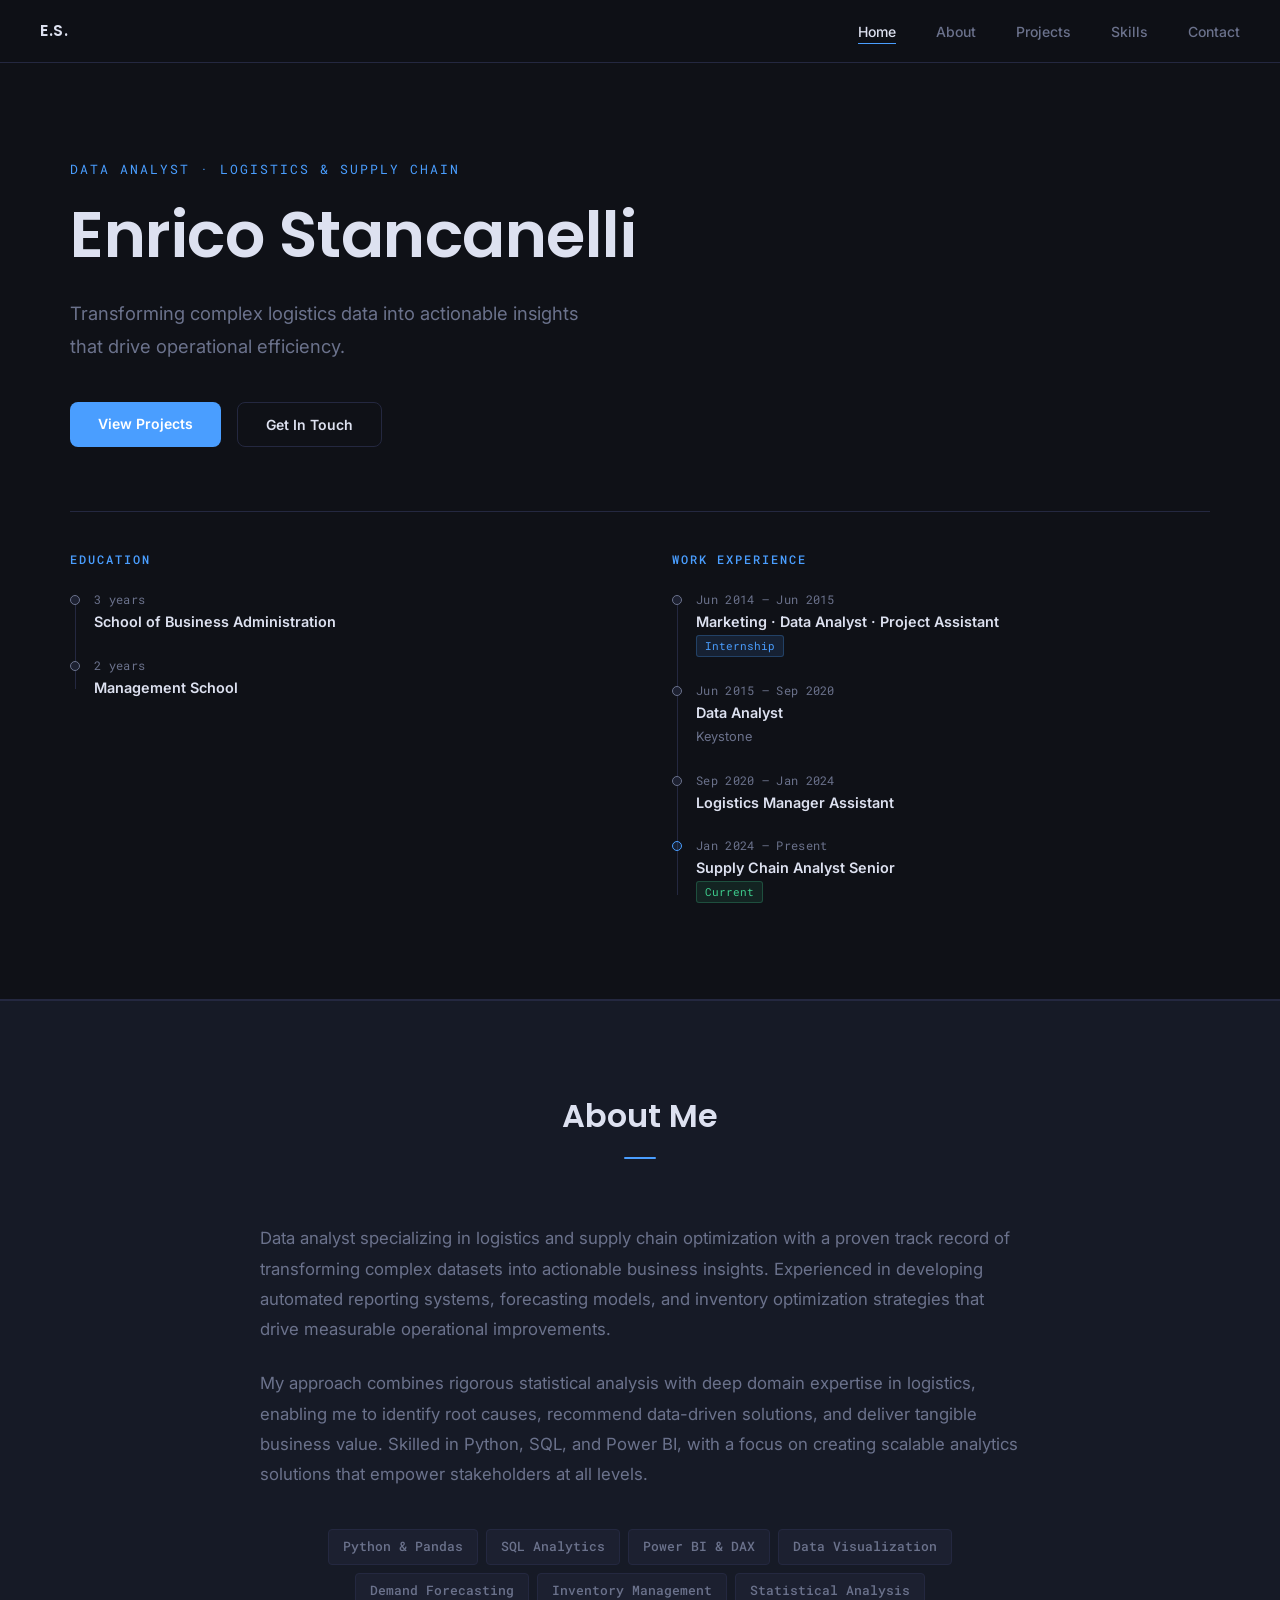
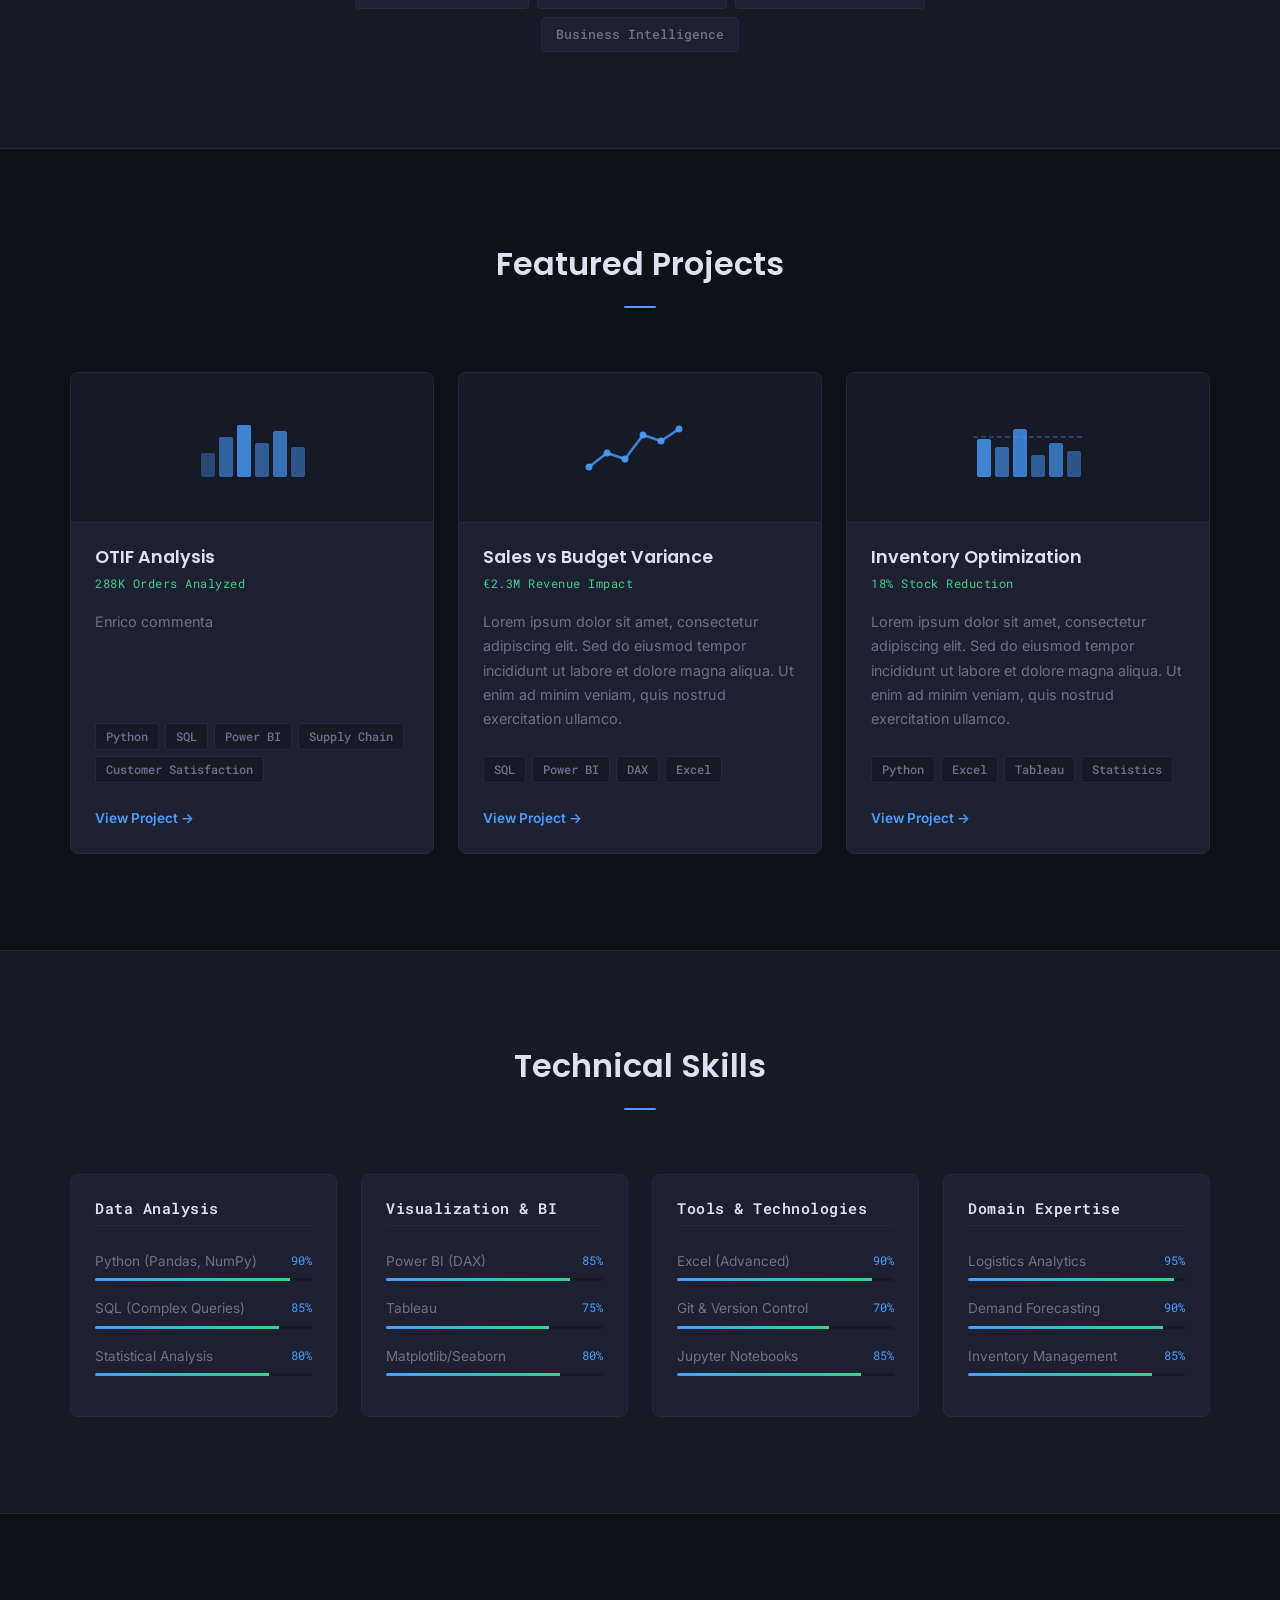
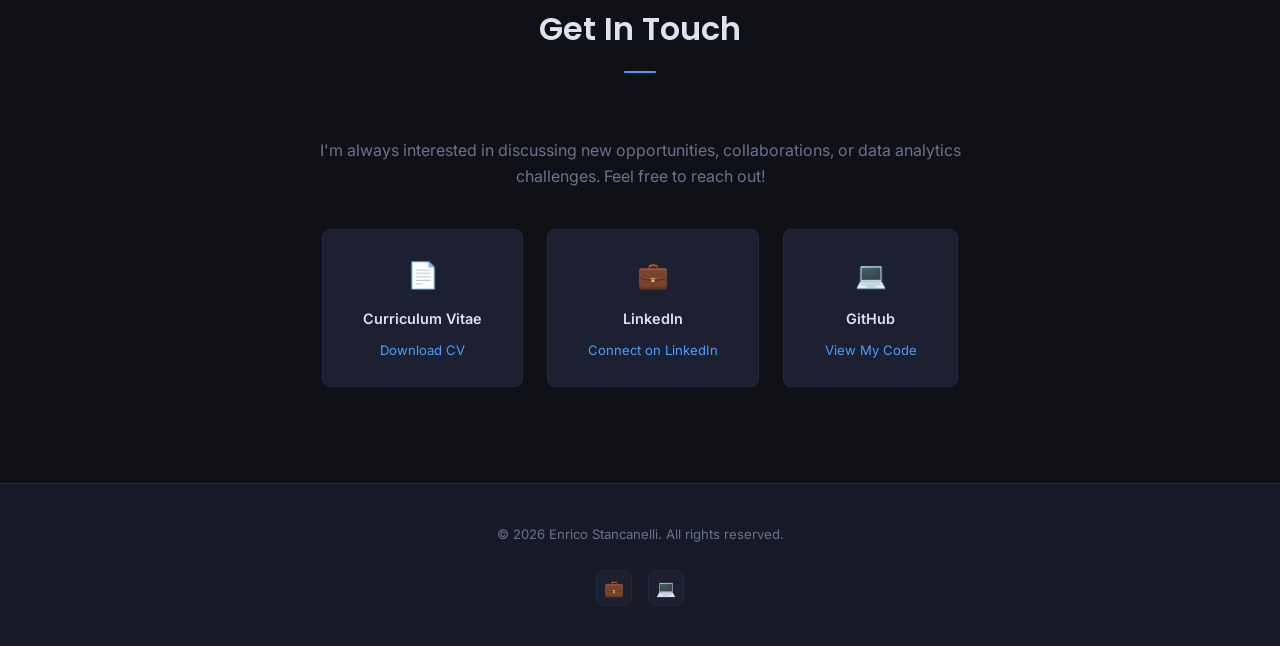
<file: index.html>
<!DOCTYPE html>
<html lang="en">
<head>
  <meta charset="UTF-8">
  <meta name="viewport" content="width=device-width, initial-scale=1.0">
  <meta http-equiv="X-UA-Compatible" content="IE=edge">

  <!-- SEO Meta Tags -->
  <meta name="description" content="Enrico Stancanelli - Data Analyst Portfolio. Logistics and supply chain analytics expert skilled in Python, SQL, Power BI. View my data analytics projects.">
  <meta name="keywords" content="data analytics, logistics, supply chain, Python, Power BI, SQL, data analyst, portfolio, business intelligence">
  <meta name="author" content="Enrico Stancanelli">

  <!-- Open Graph / Social Media -->
  <meta property="og:type" content="website">
  <meta property="og:title" content="Enrico Stancanelli - Data Analytics Portfolio">
  <meta property="og:description" content="Professional data analytics portfolio showcasing logistics and supply chain projects. Expert in Python, SQL, and Power BI.">
  <meta property="og:url" content="https://HenryFoster89.github.io/portfolioGitPages/">

  <title>Enrico Stancanelli - Data Analytics Portfolio | Logistics & Supply Chain</title>

  <!-- Google Fonts -->
  <link rel="preconnect" href="https://fonts.googleapis.com">
  <link rel="preconnect" href="https://fonts.gstatic.com" crossorigin>
  <link href="https://fonts.googleapis.com/css2?family=Poppins:wght@400;500;600;700&family=Inter:wght@400;500;600&family=Roboto+Mono:wght@400;500&display=swap" rel="stylesheet">

  <!-- Stylesheet -->
  <link rel="stylesheet" href="assets/css/style.css">
</head>
<body>

  <!-- NAVIGATION -->
  <nav class="navbar">
    <a href="#" class="nav-brand">E.S.</a>
    <ul class="nav-menu">
      <li><a href="#home" class="nav-link active">Home</a></li>
      <li><a href="#about" class="nav-link">About</a></li>
      <li><a href="#projects" class="nav-link">Projects</a></li>
      <li><a href="#skills" class="nav-link">Skills</a></li>
      <li><a href="#contact" class="nav-link">Contact</a></li>
    </ul>
    <button class="hamburger" aria-label="Toggle menu">
      <span></span>
      <span></span>
      <span></span>
    </button>
  </nav>

  <!-- HERO SECTION -->
  <section id="home" class="hero">
    <div class="hero-content">

      <span class="hero-label">Data Analyst &middot; Logistics &amp; Supply Chain</span>
      <h1>Enrico Stancanelli</h1>
      <p class="hero-tagline">Transforming complex logistics data into actionable insights that drive operational efficiency.</p>

      <div class="hero-buttons">
        <a href="#projects" class="btn btn-primary">View Projects</a>
        <a href="#contact" class="btn btn-secondary">Get In Touch</a>
      </div>

      <div class="hero-timeline">

        <div class="hero-timeline-col">
          <h3 class="hero-timeline-heading">Education</h3>
          <div class="htl">

            <div class="htl-item">
              <div class="htl-dot"></div>
              <div class="htl-body">
                <span class="htl-period">3 years</span>
                <span class="htl-title">School of Business Administration</span>
              </div>
            </div>

            <div class="htl-item">
              <div class="htl-dot"></div>
              <div class="htl-body">
                <span class="htl-period">2 years</span>
                <span class="htl-title">Management School</span>
              </div>
            </div>

          </div>
        </div>

        <div class="hero-timeline-col">
          <h3 class="hero-timeline-heading">Work Experience</h3>
          <div class="htl">

            <div class="htl-item">
              <div class="htl-dot"></div>
              <div class="htl-body">
                <span class="htl-period">Jun 2014 &ndash; Jun 2015</span>
                <span class="htl-title">Marketing &middot; Data Analyst &middot; Project Assistant</span>
                <span class="htl-tag">Internship</span>
              </div>
            </div>

            <div class="htl-item">
              <div class="htl-dot"></div>
              <div class="htl-body">
                <span class="htl-period">Jun 2015 &ndash; Sep 2020</span>
                <span class="htl-title">Data Analyst</span>
                <span class="htl-company">Keystone</span>
              </div>
            </div>

            <div class="htl-item">
              <div class="htl-dot"></div>
              <div class="htl-body">
                <span class="htl-period">Sep 2020 &ndash; Jan 2024</span>
                <span class="htl-title">Logistics Manager Assistant</span>
              </div>
            </div>

            <div class="htl-item">
              <div class="htl-dot htl-dot--active"></div>
              <div class="htl-body">
                <span class="htl-period">Jan 2024 &ndash; Present</span>
                <span class="htl-title">Supply Chain Analyst Senior</span>
                <span class="htl-tag htl-tag--current">Current</span>
              </div>
            </div>

          </div>
        </div>

      </div>

    </div>
  </section>

  <!-- ABOUT SECTION -->
  <section id="about" class="about">
    <div class="container">
      <h2 class="section-title">About Me</h2>
      <div class="about-content">
        <p>
          Data analyst specializing in logistics and supply chain optimization with a proven track record
          of transforming complex datasets into actionable business insights. Experienced in developing
          automated reporting systems, forecasting models, and inventory optimization strategies that
          drive measurable operational improvements.
        </p>
        <p>
          My approach combines rigorous statistical analysis with deep domain expertise in logistics,
          enabling me to identify root causes, recommend data-driven solutions, and deliver tangible
          business value. Skilled in Python, SQL, and Power BI, with a focus on creating scalable
          analytics solutions that empower stakeholders at all levels.
        </p>

        <div class="competencies">
          <span class="competency-badge">Python &amp; Pandas</span>
          <span class="competency-badge">SQL Analytics</span>
          <span class="competency-badge">Power BI &amp; DAX</span>
          <span class="competency-badge">Data Visualization</span>
          <span class="competency-badge">Demand Forecasting</span>
          <span class="competency-badge">Inventory Management</span>
          <span class="competency-badge">Statistical Analysis</span>
          <span class="competency-badge">Business Intelligence</span>
        </div>
      </div>
    </div>
  </section>

  <!-- PROJECTS SECTION -->
  <section id="projects" class="projects">
    <div class="container">
      <h2 class="section-title">Featured Projects</h2>

      <div class="project-grid">

        <!-- Project 1: OTIF Analysis -->
        <article class="project-card fade-in">
          <div class="project-thumbnail">
            <!-- Bar chart placeholder -->
            <svg class="chart-placeholder" viewBox="0 0 110 65" fill="none" xmlns="http://www.w3.org/2000/svg">
              <rect x="4"  y="38" width="14" height="24" rx="2" opacity="0.35"/>
              <rect x="22" y="22" width="14" height="40" rx="2" opacity="0.55"/>
              <rect x="40" y="10" width="14" height="52" rx="2" opacity="0.80"/>
              <rect x="58" y="28" width="14" height="34" rx="2" opacity="0.50"/>
              <rect x="76" y="16" width="14" height="46" rx="2" opacity="0.65"/>
              <rect x="94" y="32" width="14" height="30" rx="2" opacity="0.45"/>
            </svg>
          </div>
          <div class="project-content">
            <h3 class="project-title">OTIF Analysis</h3>
            <span class="project-metrics">288K Orders Analyzed</span>

            <p class="project-description">
              Enrico commenta
            </p>

            <div class="project-tech">
              <span class="tech-badge">Python</span>
              <span class="tech-badge">SQL</span>
              <span class="tech-badge">Power BI</span>
              <span class="tech-badge">Supply Chain</span>
              <span class="tech-badge">Customer Satisfaction</span>
            </div>

            <a href="pages/forecast-accuracy.html" class="project-link">View Project &rarr;</a>
          </div>
        </article>

        <!-- Project 2: Sales vs Budget -->
        <article class="project-card fade-in">
          <div class="project-thumbnail">
            <!-- Line chart placeholder -->
            <svg class="chart-placeholder" viewBox="0 0 110 65" fill="none" xmlns="http://www.w3.org/2000/svg">
              <polyline points="4,52 22,38 40,44 58,20 76,26 94,14" stroke-width="2.5" fill="none" opacity="0.8" stroke-linecap="round" stroke-linejoin="round"/>
              <circle cx="4"  cy="52" r="3.5" opacity="0.9"/>
              <circle cx="22" cy="38" r="3.5" opacity="0.9"/>
              <circle cx="40" cy="44" r="3.5" opacity="0.9"/>
              <circle cx="58" cy="20" r="3.5" opacity="0.9"/>
              <circle cx="76" cy="26" r="3.5" opacity="0.9"/>
              <circle cx="94" cy="14" r="3.5" opacity="0.9"/>
            </svg>
          </div>
          <div class="project-content">
            <h3 class="project-title">Sales vs Budget Variance</h3>
            <span class="project-metrics">&euro;2.3M Revenue Impact</span>

            <p class="project-description">
              Lorem ipsum dolor sit amet, consectetur adipiscing elit. Sed do eiusmod tempor incididunt ut
              labore et dolore magna aliqua. Ut enim ad minim veniam, quis nostrud exercitation ullamco.
            </p>

            <div class="project-tech">
              <span class="tech-badge">SQL</span>
              <span class="tech-badge">Power BI</span>
              <span class="tech-badge">DAX</span>
              <span class="tech-badge">Excel</span>
            </div>

            <a href="pages/sales-vs-budget.html" class="project-link">View Project &rarr;</a>
          </div>
        </article>

        <!-- Project 3: Inventory Analysis -->
        <article class="project-card fade-in">
          <div class="project-thumbnail">
            <!-- Mixed chart placeholder (bars + threshold line) -->
            <svg class="chart-placeholder" viewBox="0 0 110 65" fill="none" xmlns="http://www.w3.org/2000/svg">
              <rect x="4"  y="24" width="14" height="38" rx="2" opacity="0.80"/>
              <rect x="22" y="32" width="14" height="30" rx="2" opacity="0.60"/>
              <rect x="40" y="14" width="14" height="48" rx="2" opacity="0.75"/>
              <rect x="58" y="40" width="14" height="22" rx="2" opacity="0.50"/>
              <rect x="76" y="28" width="14" height="34" rx="2" opacity="0.65"/>
              <rect x="94" y="36" width="14" height="26" rx="2" opacity="0.45"/>
              <line x1="0" y1="22" x2="110" y2="22" stroke-width="1.5" stroke-dasharray="5,3" opacity="0.4"/>
            </svg>
          </div>
          <div class="project-content">
            <h3 class="project-title">Inventory Optimization</h3>
            <span class="project-metrics">18% Stock Reduction</span>

            <p class="project-description">
              Lorem ipsum dolor sit amet, consectetur adipiscing elit. Sed do eiusmod tempor incididunt ut
              labore et dolore magna aliqua. Ut enim ad minim veniam, quis nostrud exercitation ullamco.
            </p>

            <div class="project-tech">
              <span class="tech-badge">Python</span>
              <span class="tech-badge">Excel</span>
              <span class="tech-badge">Tableau</span>
              <span class="tech-badge">Statistics</span>
            </div>

            <a href="pages/inventory-analysis.html" class="project-link">View Project &rarr;</a>
          </div>
        </article>

      </div>
    </div>
  </section>

  <!-- SKILLS SECTION -->
  <section id="skills" class="skills">
    <div class="container">
      <h2 class="section-title">Technical Skills</h2>

      <div class="skills-grid">

        <!-- Data Analysis -->
        <div class="skill-category fade-in">
          <h3>Data Analysis</h3>
          <ul class="skill-list">
            <li class="skill-item">
              <div class="skill-name">
                <span>Python (Pandas, NumPy)</span>
                <span>90%</span>
              </div>
              <div class="skill-bar">
                <div class="skill-progress" data-progress="90"></div>
              </div>
            </li>
            <li class="skill-item">
              <div class="skill-name">
                <span>SQL (Complex Queries)</span>
                <span>85%</span>
              </div>
              <div class="skill-bar">
                <div class="skill-progress" data-progress="85"></div>
              </div>
            </li>
            <li class="skill-item">
              <div class="skill-name">
                <span>Statistical Analysis</span>
                <span>80%</span>
              </div>
              <div class="skill-bar">
                <div class="skill-progress" data-progress="80"></div>
              </div>
            </li>
          </ul>
        </div>

        <!-- Visualization -->
        <div class="skill-category fade-in">
          <h3>Visualization &amp; BI</h3>
          <ul class="skill-list">
            <li class="skill-item">
              <div class="skill-name">
                <span>Power BI (DAX)</span>
                <span>85%</span>
              </div>
              <div class="skill-bar">
                <div class="skill-progress" data-progress="85"></div>
              </div>
            </li>
            <li class="skill-item">
              <div class="skill-name">
                <span>Tableau</span>
                <span>75%</span>
              </div>
              <div class="skill-bar">
                <div class="skill-progress" data-progress="75"></div>
              </div>
            </li>
            <li class="skill-item">
              <div class="skill-name">
                <span>Matplotlib/Seaborn</span>
                <span>80%</span>
              </div>
              <div class="skill-bar">
                <div class="skill-progress" data-progress="80"></div>
              </div>
            </li>
          </ul>
        </div>

        <!-- Tools & Technologies -->
        <div class="skill-category fade-in">
          <h3>Tools &amp; Technologies</h3>
          <ul class="skill-list">
            <li class="skill-item">
              <div class="skill-name">
                <span>Excel (Advanced)</span>
                <span>90%</span>
              </div>
              <div class="skill-bar">
                <div class="skill-progress" data-progress="90"></div>
              </div>
            </li>
            <li class="skill-item">
              <div class="skill-name">
                <span>Git &amp; Version Control</span>
                <span>70%</span>
              </div>
              <div class="skill-bar">
                <div class="skill-progress" data-progress="70"></div>
              </div>
            </li>
            <li class="skill-item">
              <div class="skill-name">
                <span>Jupyter Notebooks</span>
                <span>85%</span>
              </div>
              <div class="skill-bar">
                <div class="skill-progress" data-progress="85"></div>
              </div>
            </li>
          </ul>
        </div>

        <!-- Domain Expertise -->
        <div class="skill-category fade-in">
          <h3>Domain Expertise</h3>
          <ul class="skill-list">
            <li class="skill-item">
              <div class="skill-name">
                <span>Logistics Analytics</span>
                <span>95%</span>
              </div>
              <div class="skill-bar">
                <div class="skill-progress" data-progress="95"></div>
              </div>
            </li>
            <li class="skill-item">
              <div class="skill-name">
                <span>Demand Forecasting</span>
                <span>90%</span>
              </div>
              <div class="skill-bar">
                <div class="skill-progress" data-progress="90"></div>
              </div>
            </li>
            <li class="skill-item">
              <div class="skill-name">
                <span>Inventory Management</span>
                <span>85%</span>
              </div>
              <div class="skill-bar">
                <div class="skill-progress" data-progress="85"></div>
              </div>
            </li>
          </ul>
        </div>

      </div>
    </div>
  </section>

  <!-- CONTACT SECTION -->
  <section id="contact" class="contact">
    <div class="container">
      <h2 class="section-title">Get In Touch</h2>

      <div class="contact-content">
        <p>I'm always interested in discussing new opportunities, collaborations, or data analytics challenges. Feel free to reach out!</p>

        <div class="contact-methods">

          <!-- CV Download -->
          <div class="contact-item">
            <div class="contact-icon">📄</div>
            <div class="contact-label">Curriculum Vitae</div>
            <div class="contact-value">
              <!-- UPDATE: Replace # with the actual CV file path -->
              <a href="#" download>Download CV</a>
            </div>
          </div>

          <!-- LinkedIn -->
          <div class="contact-item">
            <div class="contact-icon">💼</div>
            <div class="contact-label">LinkedIn</div>
            <!-- UPDATE: Replace with your actual LinkedIn profile -->
            <div class="contact-value">
              <a href="https://linkedin.com/in/[YOUR_LINKEDIN]" target="_blank" rel="noopener noreferrer">Connect on LinkedIn</a>
            </div>
          </div>

          <!-- GitHub -->
          <div class="contact-item">
            <div class="contact-icon">💻</div>
            <div class="contact-label">GitHub</div>
            <div class="contact-value">
              <a href="https://github.com/HenryFoster89" target="_blank" rel="noopener noreferrer">View My Code</a>
            </div>
          </div>

        </div>
      </div>
    </div>
  </section>

  <!-- FOOTER -->
  <footer>
    <div class="container">
      <p>&copy; <span class="current-year">2026</span> Enrico Stancanelli. All rights reserved.</p>

      <div class="social-links">
        <a href="https://linkedin.com/in/[YOUR_LINKEDIN]" class="social-link" target="_blank" rel="noopener noreferrer" aria-label="LinkedIn">
          💼
        </a>
        <a href="https://github.com/HenryFoster89" class="social-link" target="_blank" rel="noopener noreferrer" aria-label="GitHub">
          💻
        </a>
      </div>
    </div>
  </footer>

  <!-- JavaScript -->
  <script src="assets/js/main.js"></script>

</body>
</html>
</file>
<file: assets/css/style.css>
/* =========================================
   ENRICO STANCANELLI · PORTFOLIO
   Theme: Dark Clean Minimal
   ========================================= */

/* 1. VARIABLES
   ========================================= */
:root {
  --bg:          #0f1117;
  --surface:     #161a26;
  --card:        #1c2030;
  --accent:      #4a9eff;
  --accent-dim:  rgba(74, 158, 255, 0.12);
  --success:     #3ecf8e;
  --text:        #dde1f0;
  --muted:       #6b728c;
  --border:      #242840;

  --space-xs:  8px;
  --space-sm:  16px;
  --space-md:  24px;
  --space-lg:  40px;
  --space-xl:  64px;
  --space-xxl: 96px;

  --font-head: 'Poppins', sans-serif;
  --font-body: 'Inter', sans-serif;
  --font-mono: 'Roboto Mono', monospace;

  --max-width: 1140px;
  --radius:    8px;
  --t:         0.25s ease;
}

/* 2. RESET & BASE
   ========================================= */
*, *::before, *::after {
  box-sizing: border-box;
  margin: 0;
  padding: 0;
}

html { scroll-behavior: smooth; }

body {
  font-family: var(--font-body);
  background: var(--bg);
  color: var(--text);
  line-height: 1.65;
  overflow-x: hidden;
}

/* 3. TYPOGRAPHY
   ========================================= */
h1, h2, h3, h4, h5, h6 {
  font-family: var(--font-head);
  font-weight: 600;
  line-height: 1.2;
  color: var(--text);
}

h1 { font-size: clamp(2.5rem, 5vw, 4rem); letter-spacing: -0.5px; }
h2 { font-size: clamp(1.75rem, 3vw, 2.5rem); }
h3 { font-size: 1.15rem; }

p {
  color: var(--muted);
  font-size: 1rem;
  margin-bottom: var(--space-sm);
}

a {
  color: var(--accent);
  text-decoration: none;
  transition: var(--t);
}

a:hover { color: #82bcff; }

/* 4. NAVBAR
   ========================================= */
.navbar {
  position: sticky;
  top: 0;
  z-index: 1000;
  display: flex;
  align-items: center;
  justify-content: space-between;
  padding: 18px var(--space-lg);
  background: rgba(15, 17, 23, 0.88);
  backdrop-filter: blur(14px);
  -webkit-backdrop-filter: blur(14px);
  border-bottom: 1px solid var(--border);
  transition: var(--t);
}

.navbar.scrolled {
  background: rgba(15, 17, 23, 0.96);
}

.nav-brand {
  font-family: var(--font-head);
  font-size: 1rem;
  font-weight: 600;
  color: var(--text);
  letter-spacing: 0.5px;
  text-decoration: none;
}

.nav-menu {
  display: flex;
  gap: var(--space-lg);
  list-style: none;
  align-items: center;
}

.nav-link {
  font-size: 0.875rem;
  font-weight: 500;
  color: var(--muted);
  text-decoration: none;
  position: relative;
  padding-bottom: 2px;
  transition: var(--t);
}

.nav-link::after {
  content: '';
  position: absolute;
  bottom: -2px;
  left: 0;
  width: 0;
  height: 1px;
  background: var(--accent);
  transition: var(--t);
}

.nav-link:hover,
.nav-link.active {
  color: var(--text);
}

.nav-link:hover::after,
.nav-link.active::after {
  width: 100%;
}

/* Hamburger */
.hamburger {
  display: none;
  flex-direction: column;
  gap: 5px;
  cursor: pointer;
  background: none;
  border: none;
  padding: 4px;
}

.hamburger span {
  width: 22px;
  height: 2px;
  background: var(--text);
  border-radius: 2px;
  transition: var(--t);
}

.hamburger.active span:nth-child(1) { transform: rotate(45deg) translate(5px, 5px); }
.hamburger.active span:nth-child(2) { opacity: 0; }
.hamburger.active span:nth-child(3) { transform: rotate(-45deg) translate(5px, -5px); }

@media (max-width: 767px) {
  .hamburger { display: flex; }

  .nav-menu {
    position: absolute;
    top: 100%;
    left: 0;
    right: 0;
    background: var(--surface);
    flex-direction: column;
    padding: var(--space-md);
    gap: var(--space-sm);
    border-bottom: 1px solid var(--border);
    transform: translateY(-8px);
    opacity: 0;
    pointer-events: none;
    transition: var(--t);
  }

  .nav-menu.active {
    transform: translateY(0);
    opacity: 1;
    pointer-events: all;
  }
}

/* 5. HERO
   ========================================= */
.hero {
  min-height: 92vh;
  display: flex;
  align-items: center;
  padding: var(--space-xxl) var(--space-lg);
  border-bottom: 1px solid var(--border);
}

.hero-content {
  max-width: var(--max-width);
  margin: 0 auto;
  width: 100%;
}

.hero-label {
  font-family: var(--font-mono);
  font-size: 0.8rem;
  color: var(--accent);
  letter-spacing: 2px;
  text-transform: uppercase;
  margin-bottom: var(--space-sm);
  display: block;
}

.hero h1 {
  margin-bottom: var(--space-md);
}

.hero-tagline {
  font-size: clamp(1rem, 1.8vw, 1.15rem);
  color: var(--muted);
  max-width: 520px;
  margin-bottom: var(--space-lg);
  line-height: 1.75;
}

.hero-buttons {
  display: flex;
  gap: var(--space-sm);
  flex-wrap: wrap;
  margin-bottom: var(--space-xl);
}

/* Hero Timeline */
.hero-timeline {
  display: grid;
  grid-template-columns: 1fr 1fr;
  gap: var(--space-xl);
  padding-top: var(--space-lg);
  border-top: 1px solid var(--border);
}

.hero-timeline-heading {
  font-family: var(--font-mono);
  font-size: 0.75rem;
  text-transform: uppercase;
  letter-spacing: 2px;
  color: var(--accent);
  margin-bottom: var(--space-md);
  font-weight: 500;
}

/* htl = hero timeline */
.htl {
  position: relative;
  padding-left: 24px;
}

.htl::before {
  content: '';
  position: absolute;
  left: 5px;
  top: 8px;
  bottom: 8px;
  width: 1px;
  background: var(--border);
}

.htl-item {
  position: relative;
  margin-bottom: var(--space-md);
}

.htl-item:last-child {
  margin-bottom: 0;
}

.htl-dot {
  position: absolute;
  left: -24px;
  top: 5px;
  width: 10px;
  height: 10px;
  border-radius: 50%;
  background: var(--card);
  border: 1.5px solid var(--muted);
}

.htl-dot--active {
  border-color: var(--accent);
  background: var(--accent-dim);
}

.htl-body {
  display: flex;
  flex-direction: column;
  gap: 3px;
}

.htl-period {
  font-family: var(--font-mono);
  font-size: 0.72rem;
  color: var(--muted);
  letter-spacing: 0.3px;
}

.htl-title {
  font-size: 0.9rem;
  font-weight: 600;
  color: var(--text);
  line-height: 1.35;
}

.htl-company {
  font-size: 0.8rem;
  color: var(--muted);
}

.htl-tag {
  display: inline-block;
  background: var(--accent-dim);
  color: var(--accent);
  border: 1px solid rgba(74, 158, 255, 0.25);
  padding: 1px 8px;
  border-radius: 3px;
  font-size: 0.7rem;
  font-family: var(--font-mono);
  width: fit-content;
}

.htl-tag--current {
  background: rgba(62, 207, 142, 0.1);
  color: var(--success);
  border-color: rgba(62, 207, 142, 0.25);
}

@media (max-width: 767px) {
  .hero-timeline {
    grid-template-columns: 1fr;
    gap: var(--space-lg);
  }
}

/* 6. BUTTONS
   ========================================= */
.btn {
  display: inline-block;
  padding: 10px 28px;
  border-radius: var(--radius);
  font-size: 0.875rem;
  font-weight: 600;
  font-family: var(--font-body);
  cursor: pointer;
  transition: var(--t);
  text-decoration: none;
  border: none;
}

.btn-primary {
  background: var(--accent);
  color: #fff;
}

.btn-primary:hover {
  background: #82bcff;
  color: #fff;
  transform: translateY(-1px);
}

.btn-secondary {
  background: transparent;
  border: 1px solid var(--border);
  color: var(--text);
}

.btn-secondary:hover {
  border-color: var(--accent);
  color: var(--accent);
  transform: translateY(-1px);
}

/* 7. SECTION LAYOUT
   ========================================= */
section {
  padding: var(--space-xxl) var(--space-lg);
}

.container {
  max-width: var(--max-width);
  margin: 0 auto;
}

.section-title {
  font-size: clamp(1.5rem, 2.5vw, 2rem);
  margin-bottom: var(--space-xl);
  text-align: center;
  position: relative;
  padding-bottom: var(--space-md);
}

.section-title::after {
  content: '';
  position: absolute;
  bottom: 0;
  left: 50%;
  transform: translateX(-50%);
  width: 32px;
  height: 2px;
  background: var(--accent);
  border-radius: 2px;
}

/* 8. ABOUT
   ========================================= */
.about {
  background: var(--surface);
  border-top: 1px solid var(--border);
  border-bottom: 1px solid var(--border);
}

.about-content {
  max-width: 760px;
  margin: 0 auto;
  text-align: center;
}

.about-content p {
  font-size: 1.05rem;
  text-align: left;
  margin-bottom: var(--space-md);
  line-height: 1.8;
  color: var(--muted);
}

.competencies {
  display: flex;
  flex-wrap: wrap;
  gap: var(--space-xs);
  justify-content: center;
  margin-top: var(--space-lg);
}

.competency-badge {
  background: var(--card);
  color: var(--muted);
  padding: 6px 14px;
  border-radius: 4px;
  font-size: 0.82rem;
  font-weight: 500;
  font-family: var(--font-mono);
  border: 1px solid var(--border);
  transition: var(--t);
}

.competency-badge:hover {
  border-color: var(--accent);
  color: var(--text);
}

/* 9. PROJECTS
   ========================================= */
.projects {
  background: var(--bg);
}

.project-grid {
  display: grid;
  grid-template-columns: 1fr;
  gap: var(--space-md);
  max-width: var(--max-width);
  margin: 0 auto;
}

@media (min-width: 768px) {
  .project-grid { grid-template-columns: repeat(2, 1fr); }
}

@media (min-width: 1024px) {
  .project-grid { grid-template-columns: repeat(3, 1fr); }
}

.project-card {
  background: var(--card);
  border: 1px solid var(--border);
  border-radius: var(--radius);
  overflow: hidden;
  display: flex;
  flex-direction: column;
  transition: var(--t);
  cursor: pointer;
}

.project-card:hover {
  border-color: var(--accent);
  transform: translateY(-4px);
}

.project-thumbnail {
  width: 100%;
  height: 150px;
  background: var(--surface);
  display: flex;
  align-items: center;
  justify-content: center;
  border-bottom: 1px solid var(--border);
}

.chart-placeholder {
  width: 110px;
  height: 65px;
  color: var(--accent);
}

.chart-placeholder rect {
  fill: var(--accent);
}

.chart-placeholder polyline {
  stroke: var(--accent);
}

.chart-placeholder circle {
  fill: var(--accent);
}

.chart-placeholder line {
  stroke: var(--accent);
}

.project-content {
  padding: var(--space-md);
  flex-grow: 1;
  display: flex;
  flex-direction: column;
}

.project-title {
  font-size: 1.1rem;
  font-weight: 600;
  color: var(--text);
  margin-bottom: 6px;
}

.project-metrics {
  display: inline-block;
  font-family: var(--font-mono);
  font-size: 0.75rem;
  color: var(--success);
  margin-bottom: var(--space-sm);
  letter-spacing: 0.5px;
}

.project-description {
  flex-grow: 1;
  margin-bottom: var(--space-md);
  font-size: 0.9rem;
  color: var(--muted);
  line-height: 1.7;
}

.project-tech {
  display: flex;
  flex-wrap: wrap;
  gap: 6px;
  margin-bottom: var(--space-md);
}

.tech-badge {
  background: var(--surface);
  border: 1px solid var(--border);
  color: var(--muted);
  padding: 3px 10px;
  border-radius: 3px;
  font-size: 0.72rem;
  font-weight: 500;
  font-family: var(--font-mono);
}

.project-link {
  font-size: 0.85rem;
  font-weight: 600;
  color: var(--accent);
  margin-top: auto;
  display: inline-flex;
  align-items: center;
  gap: 6px;
  transition: var(--t);
}

.project-link:hover {
  gap: 10px;
  color: #82bcff;
}

/* 10. SKILLS
   ========================================= */
.skills {
  background: var(--surface);
  border-top: 1px solid var(--border);
  border-bottom: 1px solid var(--border);
}

.skills-grid {
  display: grid;
  grid-template-columns: repeat(auto-fit, minmax(260px, 1fr));
  gap: var(--space-md);
  max-width: var(--max-width);
  margin: 0 auto;
}

.skill-category {
  background: var(--card);
  border: 1px solid var(--border);
  border-radius: var(--radius);
  padding: var(--space-md);
  transition: var(--t);
}

.skill-category:hover {
  border-color: var(--accent);
}

.skill-category h3 {
  font-size: 0.95rem;
  font-weight: 600;
  color: var(--text);
  margin-bottom: var(--space-md);
  padding-bottom: var(--space-xs);
  border-bottom: 1px solid var(--border);
  font-family: var(--font-mono);
  letter-spacing: 0.5px;
}

.skill-list { list-style: none; }

.skill-item { margin-bottom: var(--space-sm); }

.skill-name {
  display: flex;
  justify-content: space-between;
  margin-bottom: 6px;
  font-size: 0.85rem;
}

.skill-name span:first-child { color: var(--muted); }

.skill-name span:last-child {
  color: var(--accent);
  font-family: var(--font-mono);
  font-size: 0.78rem;
}

.skill-bar {
  background: var(--surface);
  height: 3px;
  border-radius: 2px;
  overflow: hidden;
}

.skill-progress {
  height: 100%;
  background: linear-gradient(90deg, var(--accent), var(--success));
  width: 0;
  transition: width 1.2s ease;
}

/* 11. CONTACT
   ========================================= */
.contact {
  background: var(--bg);
}

.contact-content {
  max-width: 700px;
  margin: 0 auto;
  text-align: center;
}

.contact-content > p {
  font-size: 1rem;
  margin-bottom: var(--space-lg);
}

.contact-methods {
  display: flex;
  justify-content: center;
  gap: var(--space-md);
  flex-wrap: wrap;
}

.contact-item {
  display: flex;
  flex-direction: column;
  align-items: center;
  gap: 10px;
  padding: var(--space-md) var(--space-lg);
  background: var(--card);
  border: 1px solid var(--border);
  border-radius: var(--radius);
  transition: var(--t);
  min-width: 175px;
  text-decoration: none;
}

.contact-item:hover {
  border-color: var(--accent);
  transform: translateY(-3px);
}

.contact-icon {
  font-size: 1.6rem;
}

.contact-label {
  font-weight: 600;
  font-size: 0.9rem;
  color: var(--text);
}

.contact-value {
  font-size: 0.82rem;
  color: var(--muted);
}

.contact-value a {
  color: var(--accent);
  font-size: 0.82rem;
}

/* 12. FOOTER
   ========================================= */
footer {
  background: var(--surface);
  border-top: 1px solid var(--border);
  padding: var(--space-lg);
  text-align: center;
}

footer p {
  color: var(--muted);
  font-size: 0.82rem;
  margin-bottom: 6px;
}

.social-links {
  display: flex;
  justify-content: center;
  gap: var(--space-sm);
  margin-top: var(--space-md);
}

.social-link {
  width: 36px;
  height: 36px;
  display: flex;
  align-items: center;
  justify-content: center;
  border-radius: var(--radius);
  background: var(--card);
  border: 1px solid var(--border);
  color: var(--muted);
  font-size: 1rem;
  transition: var(--t);
}

.social-link:hover {
  border-color: var(--accent);
  color: var(--accent);
}

/* 13. ANIMATIONS
   ========================================= */
.fade-in {
  opacity: 0;
  transform: translateY(20px);
  transition: opacity 0.5s ease, transform 0.5s ease;
}

.fade-in.visible {
  opacity: 1;
  transform: translateY(0);
}

.project-card:nth-child(2) { transition-delay: 0.08s; }
.project-card:nth-child(3) { transition-delay: 0.16s; }

/* 14. SCROLL TO TOP
   ========================================= */
.scroll-top-btn {
  position: fixed;
  bottom: 28px;
  right: 28px;
  width: 40px;
  height: 40px;
  background: var(--card);
  border: 1px solid var(--border);
  color: var(--muted);
  border-radius: var(--radius);
  font-size: 1rem;
  cursor: pointer;
  opacity: 0;
  pointer-events: none;
  transition: var(--t);
  z-index: 999;
  display: flex;
  align-items: center;
  justify-content: center;
}

.scroll-top-btn.visible {
  opacity: 1;
  pointer-events: all;
}

.scroll-top-btn:hover {
  border-color: var(--accent);
  color: var(--accent);
}

/* 15. RESPONSIVE
   ========================================= */
@media (max-width: 767px) {
  :root {
    --space-xxl: 64px;
    --space-xl:  40px;
  }

  .hero { min-height: 85vh; }

  .hero-stats { gap: var(--space-lg); }

  .hero-buttons {
    flex-direction: column;
    align-items: flex-start;
  }

  .btn {
    text-align: center;
    width: 100%;
    max-width: 280px;
  }
}

@media (max-width: 480px) {
  .contact-methods { flex-direction: column; }
  .contact-item { width: 100%; }
}
</file>
